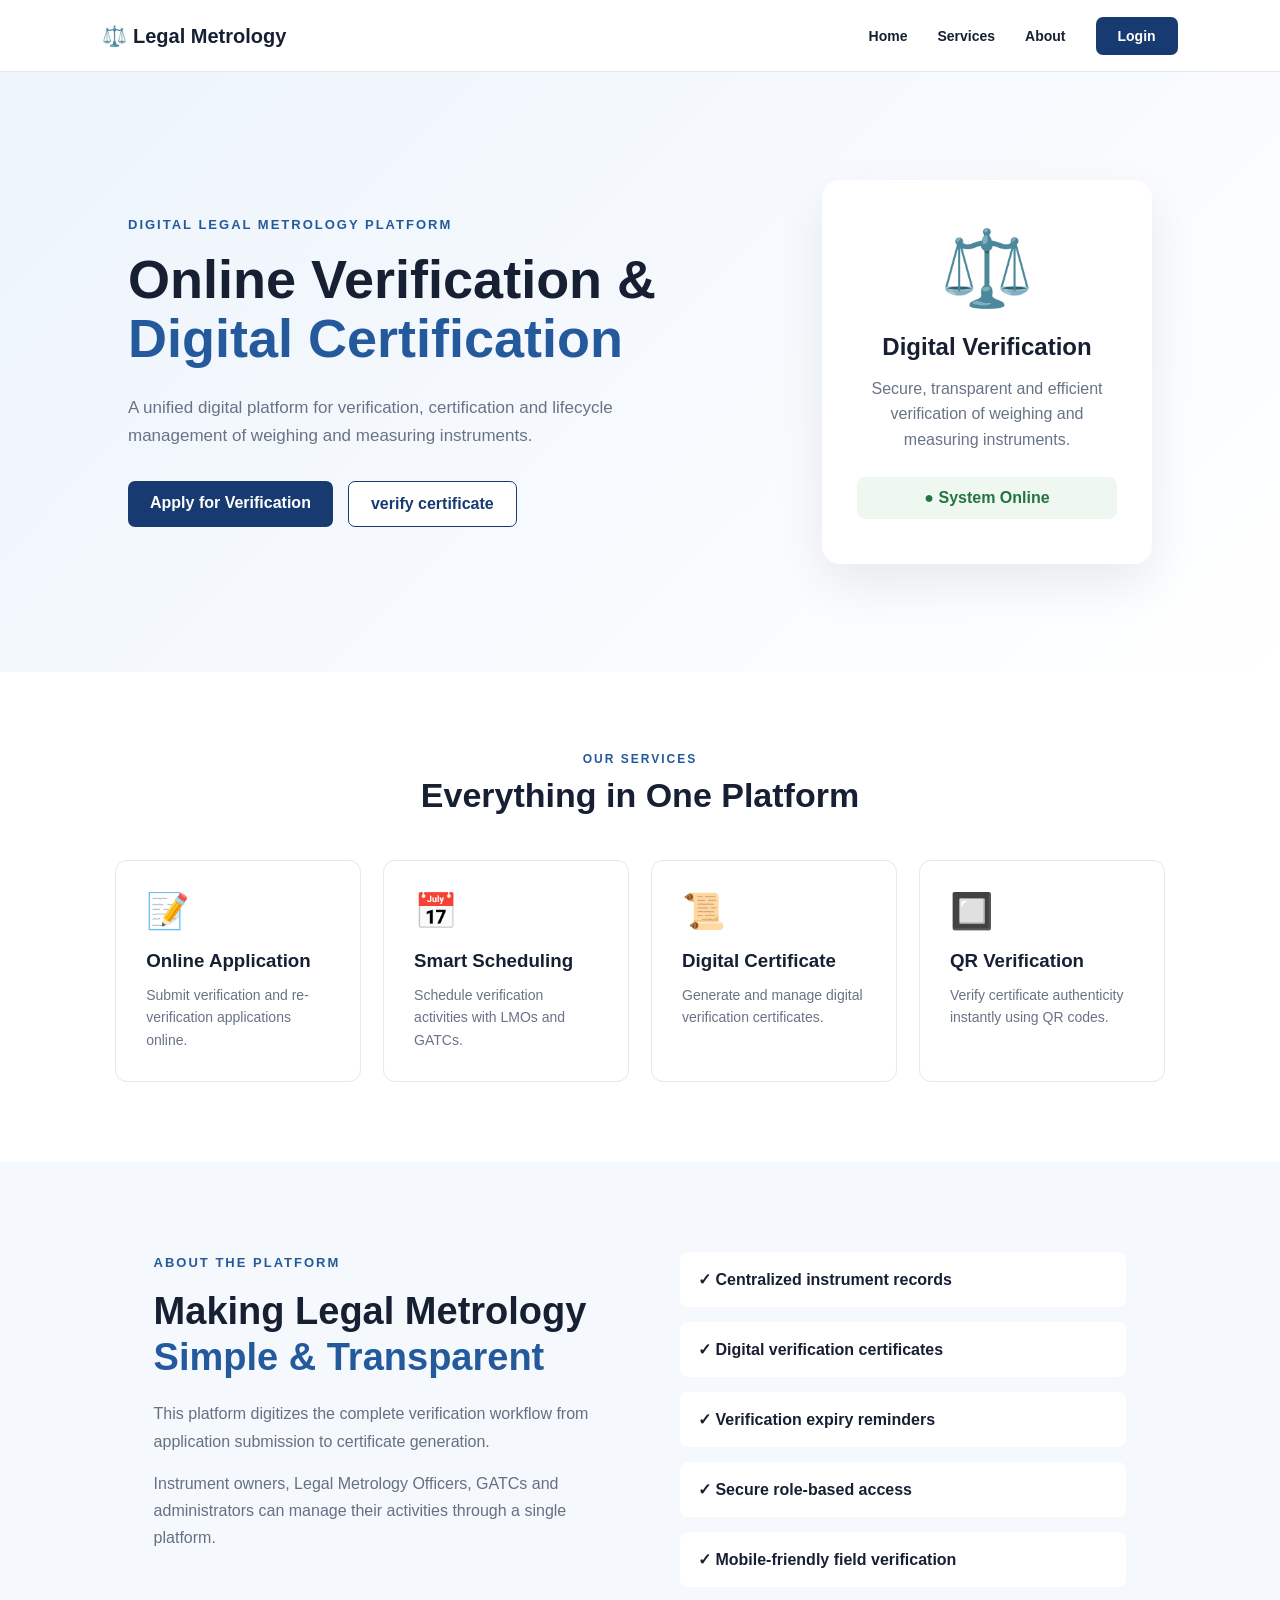
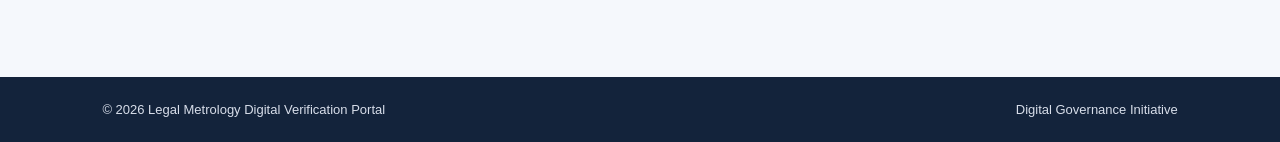
<file: index.html>
<!DOCTYPE html>
<html lang="en">
<head>
    <meta charset="UTF-8">
    <meta name="viewport" content="width=device-width, initial-scale=1.0">

    <title>Legal Metrology Digital Portal</title>

    <link rel="stylesheet" href="css/style.css">
</head>

<body>

    <header>
        <div class="logo">
            ⚖️ Legal Metrology
        </div>

        <nav>
            <a href="#">Home</a>
            <a href="#services">Services</a>
            <a href="#about">About</a>
            <a href="login.html" class="login">Login</a>
        </nav>
    </header>


    <section class="hero">

        <div class="hero-text">

            <p class="small-title">
                DIGITAL LEGAL METROLOGY PLATFORM
            </p>

            <h1>
                Online Verification &
                <span>Digital Certification</span>
            </h1>

            <p class="description">
                A unified digital platform for verification,
                certification and lifecycle management of
                weighing and measuring instruments.
            </p>

            <div class="buttons">

                <a href="login.html" class="primary-btn">
                    Apply for Verification
                </a>

                <a href="verify.html" class="secondary-btn">
                    verify certificate
                </a>

            </div>

        </div>


        <div class="scale-card">

            <div class="scale">
                ⚖️
            </div>

            <h2>
                Digital Verification
            </h2>

            <p>
                Secure, transparent and efficient verification
                of weighing and measuring instruments.
            </p>

            <div class="online">
                ● System Online
            </div>

        </div>

    </section>


    <section id="services" class="services">

        <div class="heading">

            <p>OUR SERVICES</p>

            <h2>
                Everything in One Platform
            </h2>

        </div>


        <div class="cards">

            <div class="card">

                <div class="icon">📝</div>

                <h3>
                    Online Application
                </h3>

                <p>
                    Submit verification and
                    re-verification applications online.
                </p>

            </div>


            <div class="card">

                <div class="icon">📅</div>

                <h3>
                    Smart Scheduling
                </h3>

                <p>
                    Schedule verification activities
                    with LMOs and GATCs.
                </p>

            </div>


            <div class="card">

                <div class="icon">📜</div>

                <h3>
                    Digital Certificate
                </h3>

                <p>
                    Generate and manage digital
                    verification certificates.
                </p>

            </div>


            <div class="card">

                <div class="icon">🔲</div>

                <h3>
                    QR Verification
                </h3>

                <p>
                    Verify certificate authenticity
                    instantly using QR codes.
                </p>

            </div>

        </div>

    </section>


    <section id="about" class="about">

        <div>

            <p class="small-title">
                ABOUT THE PLATFORM
            </p>

            <h2>
                Making Legal Metrology
                <span>Simple & Transparent</span>
            </h2>

            <p>
                This platform digitizes the complete verification
                workflow from application submission to
                certificate generation.
            </p>

            <p>
                Instrument owners, Legal Metrology Officers,
                GATCs and administrators can manage their
                activities through a single platform.
            </p>

        </div>


        <div class="features">

            <div>✓ Centralized instrument records</div>

            <div>✓ Digital verification certificates</div>

            <div>✓ Verification expiry reminders</div>

            <div>✓ Secure role-based access</div>

            <div>✓ Mobile-friendly field verification</div>

        </div>

    </section>


    <footer>

        <p>
            © 2026 Legal Metrology Digital Verification Portal
        </p>

        <p>
            Digital Governance Initiative
        </p>

    </footer>


    <script src="js/app.js"></script>

</body>
</html>
</file>
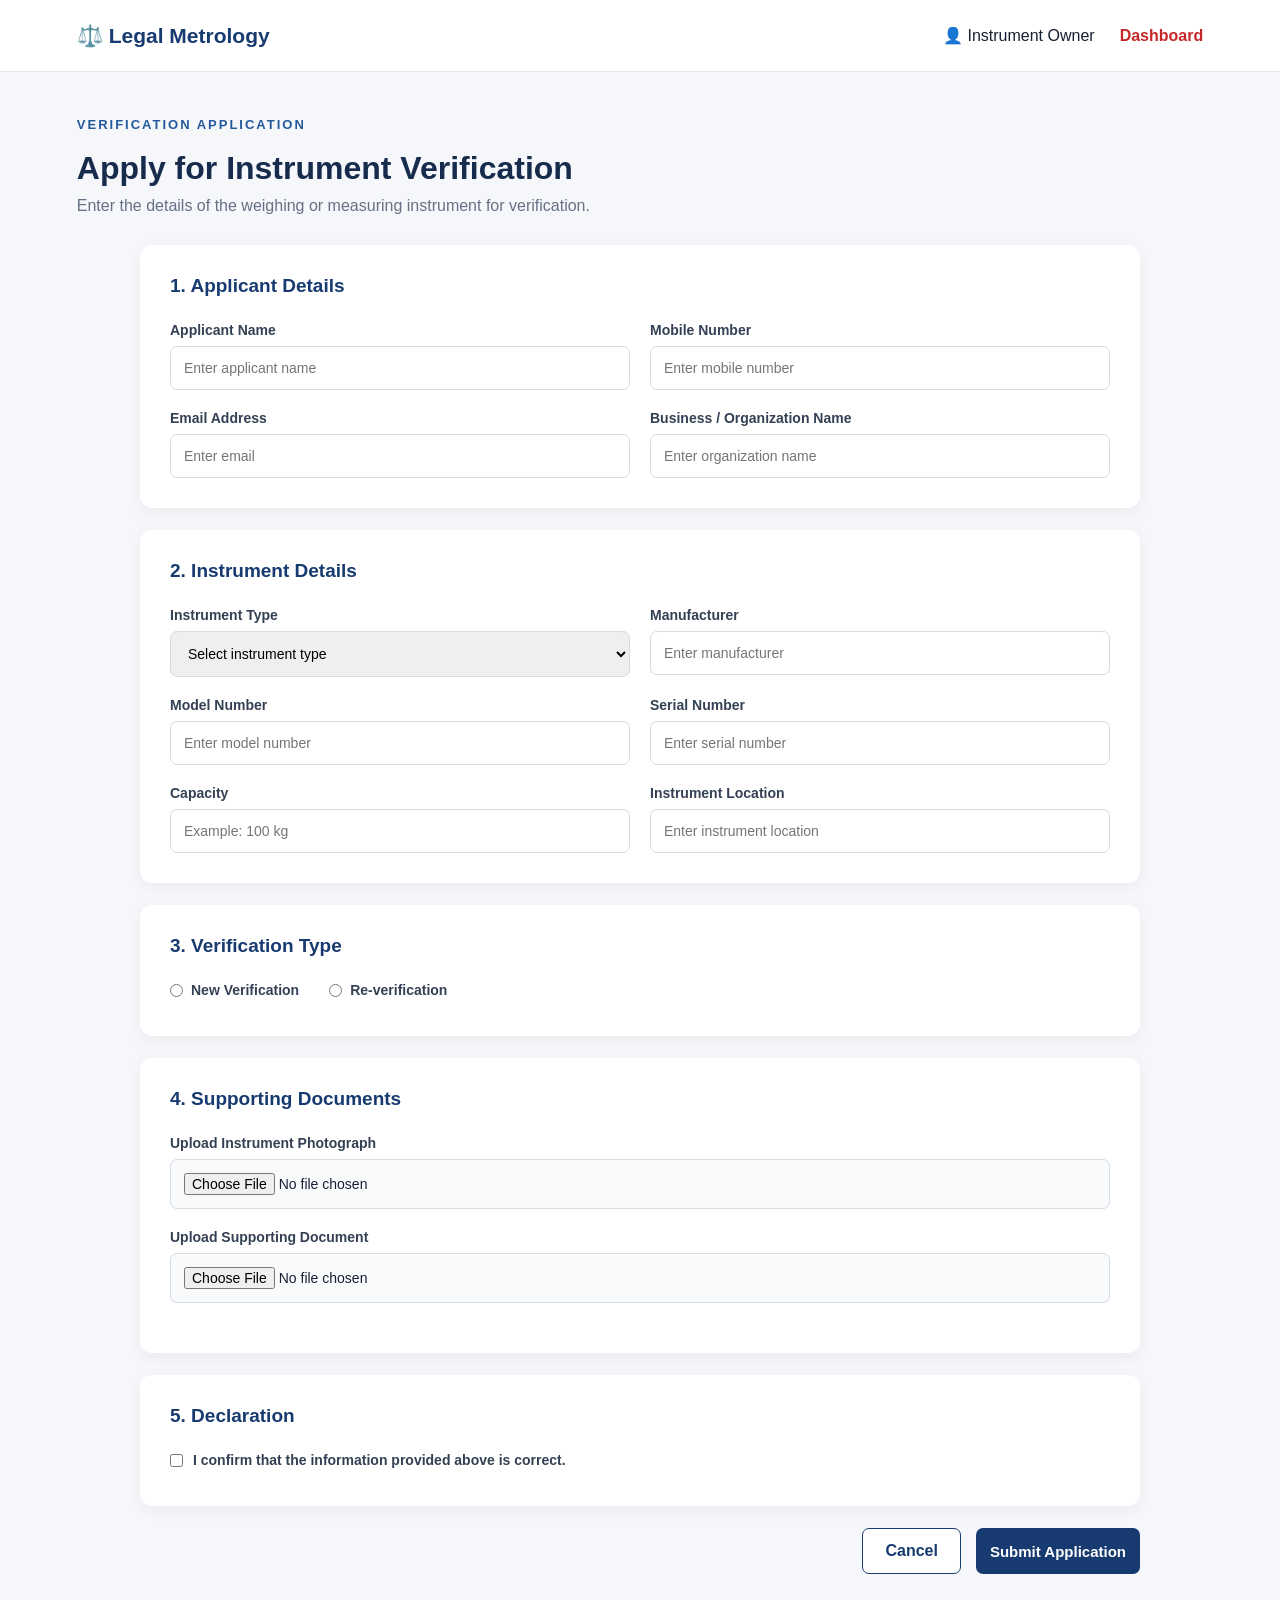
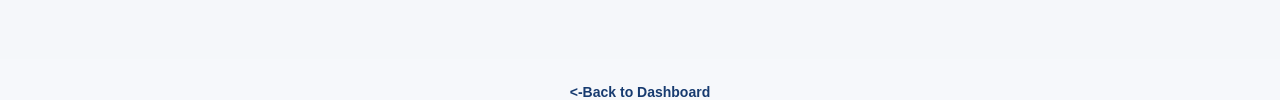
<file: application.html>
<!DOCTYPE html>
<html lang="en">

<head>

    <meta charset="UTF-8">

    <meta name="viewport"
          content="width=device-width, initial-scale=1.0">

    <title>Verification Application | Legal Metrology</title>

    <link rel="stylesheet" href="css/style.css">

</head>

<body>

    <!-- HEADER -->

    <header class="dashboard-header">

        <div class="dashboard-logo">
            ⚖️ Legal Metrology
        </div>

        <div class="user-menu">
            <span>👤 Instrument Owner</span>
            <a href="dashboard.html">Dashboard</a>
        </div>

    </header>


    <!-- MAIN -->

    <main class="application-page">

        <div class="application-heading">

            <p class="small-title">
                VERIFICATION APPLICATION
            </p>

            <h1>Apply for Instrument Verification</h1>

            <p>
                Enter the details of the weighing or measuring
                instrument for verification.
            </p>

        </div>


        <!-- APPLICATION FORM -->

        <form id="applicationForm"
              class="application-form">


            <!-- OWNER DETAILS -->

            <div class="form-section">

                <h2>1. Applicant Details</h2>

                <div class="form-grid">

                    <div>
                        <label>Applicant Name</label>

                        <input
                            type="text"
                            placeholder="Enter applicant name"
                            required
                        >
                    </div>


                    <div>
                        <label>Mobile Number</label>

                        <input
                            type="tel"
                            placeholder="Enter mobile number"
                            maxlength="10"
                            required
                        >
                    </div>


                    <div>
                        <label>Email Address</label>

                        <input
                            type="email"
                            placeholder="Enter email"
                            required
                        >
                    </div>


                    <div>
                        <label>Business / Organization Name</label>

                        <input
                            type="text"
                            placeholder="Enter organization name"
                        >
                    </div>

                </div>

            </div>


            <!-- INSTRUMENT DETAILS -->

            <div class="form-section">

                <h2>2. Instrument Details</h2>

                <div class="form-grid">

                    <div>

                        <label>Instrument Type</label>

                        <select required>

                            <option value="">
                                Select instrument type
                            </option>

                            <option>
                                Electronic Weighing Scale
                            </option>

                            <option>
                                Platform Weighing Scale
                            </option>

                            <option>
                                Weighbridge
                            </option>

                            <option>
                                Digital Measuring Instrument
                            </option>

                            <option>
                                Length Measuring Instrument
                            </option>

                            <option>
                                Other
                            </option>

                        </select>

                    </div>


                    <div>

                        <label>Manufacturer</label>

                        <input
                            type="text"
                            placeholder="Enter manufacturer"
                            required
                        >

                    </div>


                    <div>

                        <label>Model Number</label>

                        <input
                            type="text"
                            placeholder="Enter model number"
                            required
                        >

                    </div>


                    <div>

                        <label>Serial Number</label>

                        <input
                            type="text"
                            placeholder="Enter serial number"
                            required
                        >

                    </div>


                    <div>

                        <label>Capacity</label>

                        <input
                            type="text"
                            placeholder="Example: 100 kg"
                            required
                        >

                    </div>


                    <div>

                        <label>Instrument Location</label>

                        <input
                            type="text"
                            placeholder="Enter instrument location"
                            required
                        >

                    </div>

                </div>

            </div>


            <!-- APPLICATION TYPE -->

            <div class="form-section">

                <h2>3. Verification Type</h2>

                <div class="verification-options">

                    <label>
                        <input
                            type="radio"
                            name="verificationType"
                            value="new"
                            required
                        >
                        New Verification
                    </label>


                    <label>
                        <input
                            type="radio"
                            name="verificationType"
                            value="reverification"
                        >
                        Re-verification
                    </label>

                </div>

            </div>


            <!-- DOCUMENTS -->

            <div class="form-section">

                <h2>4. Supporting Documents</h2>

                <label>
                    Upload Instrument Photograph
                </label>

                <input
                    type="file"
                    accept="image/*"
                >


                <label>
                    Upload Supporting Document
                </label>

                <input
                    type="file"
                    accept=".pdf,.jpg,.jpeg,.png"
                >

            </div>


            <!-- DECLARATION -->

            <div class="form-section">

                <h2>5. Declaration</h2>

                <label class="declaration">

                    <input
                        type="checkbox"
                        required
                    >

                    I confirm that the information provided
                    above is correct.

                </label>

            </div>


            <!-- BUTTONS -->

            <div class="form-buttons">

                <a href="dashboard.html"
                   class="secondary-btn">
                    Cancel
                </a>

                <button
                    type="button"
                    class="auth-btn" onclick="window.location.href='verification.html'">
                    Submit Application
                </button>

            </div>

        </form>

    </main>


    <script src="js/app.js"></script>
    <a href="dashboard.html" class="back-home">
        <-Back to Dashboard
    </a>

</body>

</html>
</file>
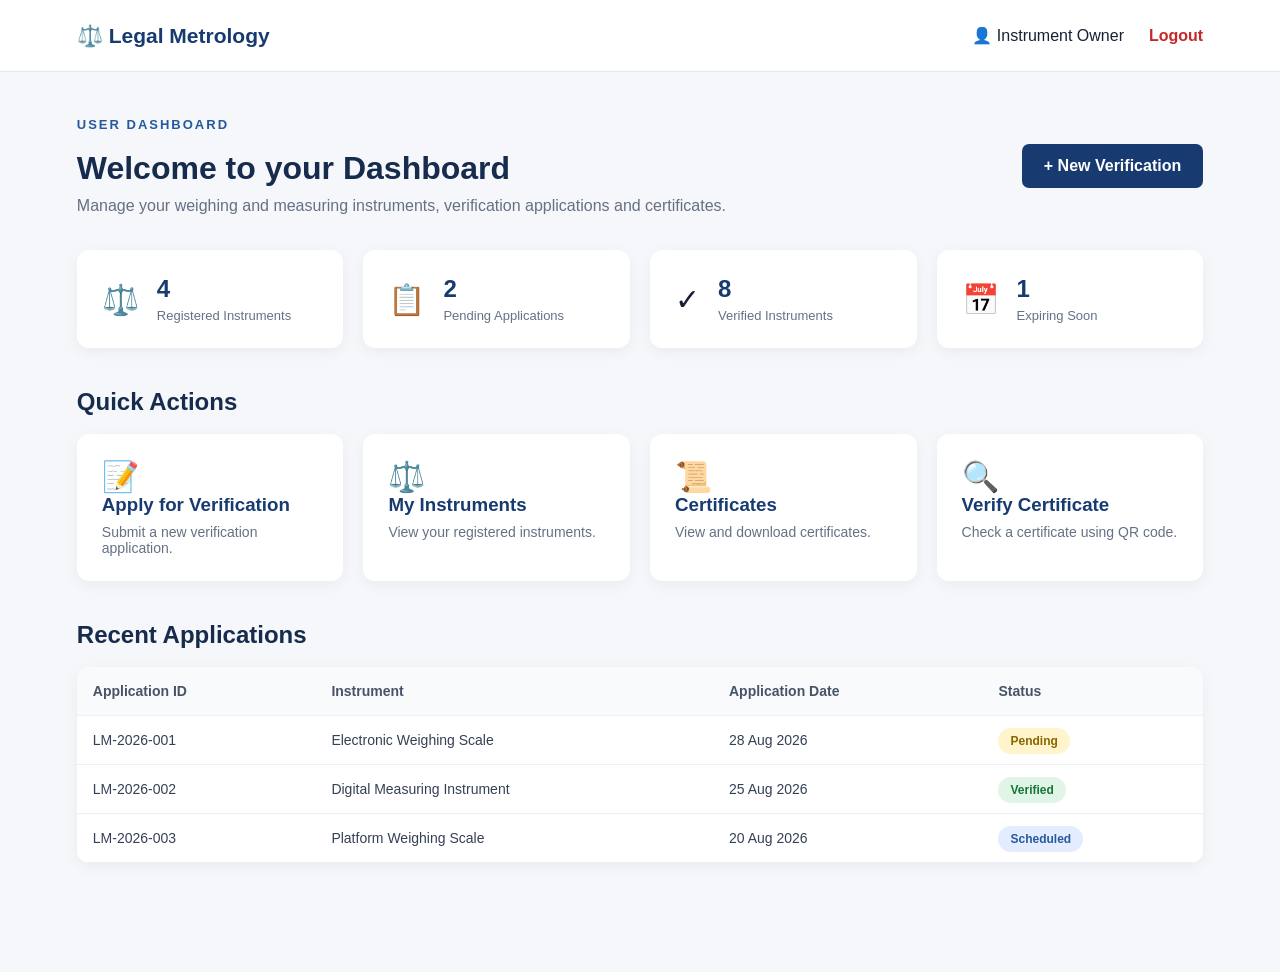
<file: dashboard.html>
<!DOCTYPE html>
<html lang="en">

<head>
    <meta charset="UTF-8">
    <meta name="viewport" content="width=device-width, initial-scale=1.0">

    <title>Dashboard | Legal Metrology</title>

    <link rel="stylesheet" href="css/style.css">
</head>

<body>

    <!-- HEADER -->
    <header class="dashboard-header">

        <div class="dashboard-logo">
            ⚖️ Legal Metrology
        </div>

        <div class="user-menu">
            <span>👤 Instrument Owner</span>
            <a href="index.html">Logout</a>
        </div>

    </header>


    <!-- DASHBOARD -->
    <main class="dashboard">

        <div class="dashboard-title">

            <div>
                <p class="small-title">USER DASHBOARD</p>

                <h1>Welcome to your Dashboard</h1>

                <p>
                    Manage your weighing and measuring instruments,
                    verification applications and certificates.
                </p>
            </div>

            <a href="application.html" class="primary-btn">
                + New Verification
            </a>

        </div>


        <!-- STATISTICS -->

        <section class="stats">

            <div class="stat-card">
                <div class="stat-icon">⚖️</div>

                <div>
                    <h2>4</h2>
                    <p>Registered Instruments</p>
                </div>
            </div>


            <div class="stat-card">
                <div class="stat-icon">📋</div>

                <div>
                    <h2>2</h2>
                    <p>Pending Applications</p>
                </div>
            </div>


            <div class="stat-card">
                <div class="stat-icon">✓</div>

                <div>
                    <h2>8</h2>
                    <p>Verified Instruments</p>
                </div>
            </div>


            <div class="stat-card">
                <div class="stat-icon">📅</div>

                <div>
                    <h2>1</h2>
                    <p>Expiring Soon</p>
                </div>
            </div>

        </section>


        <!-- QUICK ACTIONS -->

        <section class="dashboard-section">

            <h2>Quick Actions</h2>

            <div class="quick-actions">

                <a href="application.html" class="action-card">
                    <span>📝</span>
                    <h3>Apply for Verification</h3>
                    <p>Submit a new verification application.</p>
                </a>


                <a href="instruments.html" class="action-card">
                    <span>⚖️</span>
                    <h3>My Instruments</h3>
                    <p>View your registered instruments.</p>
                </a>


                <a href="certificate.html" class="action-card">
                    <span>📜</span>
                    <h3>Certificates</h3>
                    <p>View and download certificates.</p>
                </a>


                <a href="verify.html" class="action-card">
                    <span>🔍</span>
                    <h3>Verify Certificate</h3>
                    <p>Check a certificate using QR code.</p>
                </a>

            </div>

        </section>


        <!-- APPLICATION STATUS -->

        <section class="dashboard-section">

            <h2>Recent Applications</h2>

            <div class="table-container">

                <table>

                    <thead>

                        <tr>
                            <th>Application ID</th>
                            <th>Instrument</th>
                            <th>Application Date</th>
                            <th>Status</th>
                        </tr>

                    </thead>


                    <tbody>

                        <tr>
                            <td>LM-2026-001</td>
                            <td>Electronic Weighing Scale</td>
                            <td>28 Aug 2026</td>
                            <td>
                                <span class="status pending">
                                    Pending
                                </span>
                            </td>
                        </tr>


                        <tr>
                            <td>LM-2026-002</td>
                            <td>Digital Measuring Instrument</td>
                            <td>25 Aug 2026</td>
                            <td>
                                <span class="status verified">
                                    Verified
                                </span>
                            </td>
                        </tr>


                        <tr>
                            <td>LM-2026-003</td>
                            <td>Platform Weighing Scale</td>
                            <td>20 Aug 2026</td>
                            <td>
                                <span class="status scheduled">
                                    Scheduled
                                </span>
                            </td>
                        </tr>

                    </tbody>

                </table>

            </div>

        </section>

    </main>

</body>

</html>
</file>
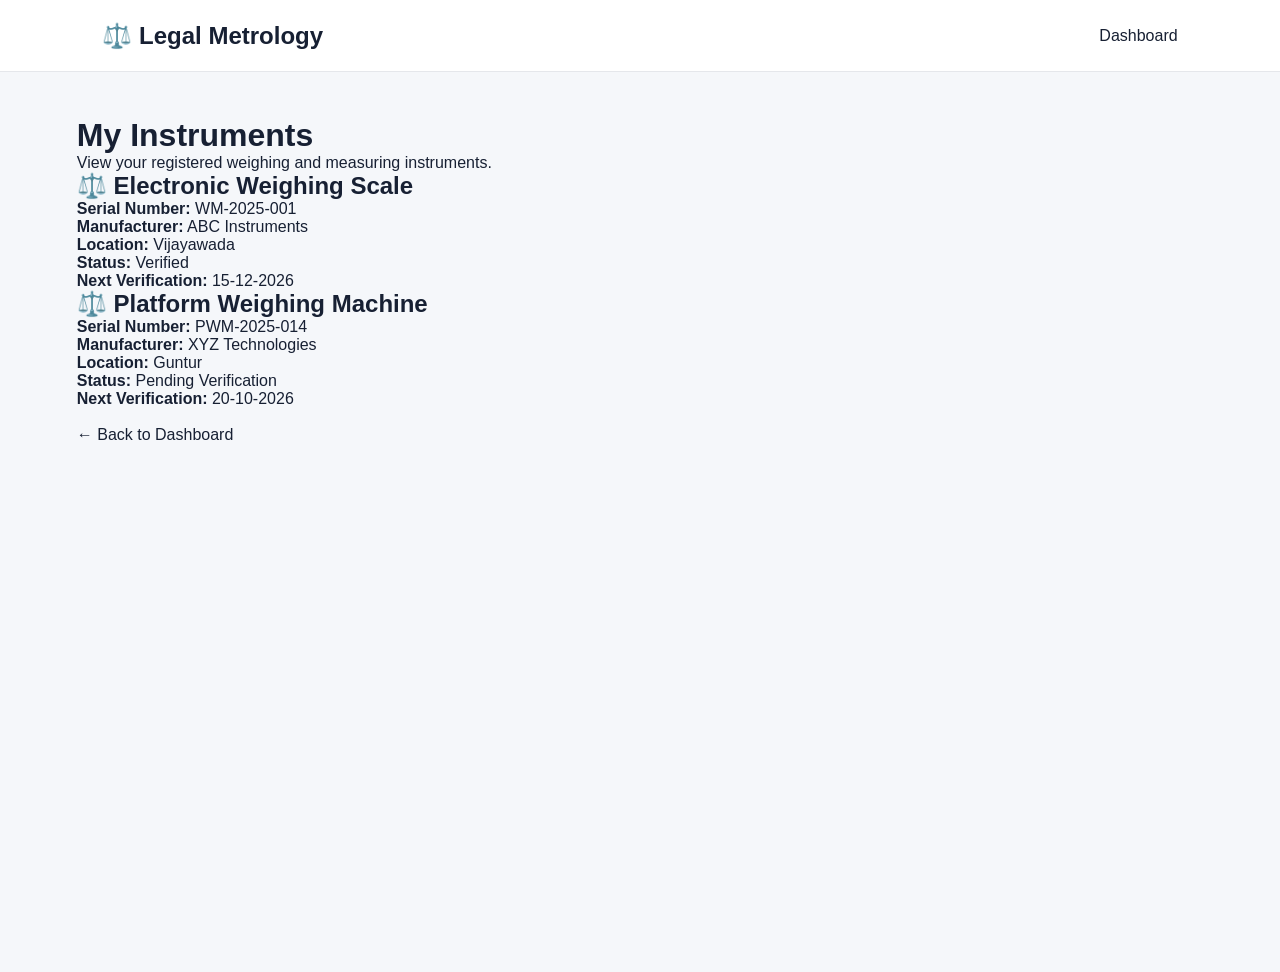
<file: instruments.html>
<!DOCTYPE html>
<html lang="en">

<head>
    <meta charset="UTF-8">
    <meta name="viewport" content="width=device-width, initial-scale=1.0">

    <title>My Instruments | Legal Metrology</title>

    <link rel="stylesheet" href="css/style.css">
</head>

<body>

    <header class="topbar">
        <h2>⚖️ Legal Metrology</h2>

        <a href="dashboard.html">
            Dashboard
        </a>
    </header>


    <main class="application-page">

        <h1>My Instruments</h1>

        <p>
            View your registered weighing and measuring instruments.
        </p>


        <div class="instrument-card">

            <h2>⚖️ Electronic Weighing Scale</h2>

            <p><strong>Serial Number:</strong> WM-2025-001</p>

            <p><strong>Manufacturer:</strong> ABC Instruments</p>

            <p><strong>Location:</strong> Vijayawada</p>

            <p><strong>Status:</strong> Verified</p>

            <p><strong>Next Verification:</strong> 15-12-2026</p>

        </div>


        <div class="instrument-card">

            <h2>⚖️ Platform Weighing Machine</h2>

            <p><strong>Serial Number:</strong> PWM-2025-014</p>

            <p><strong>Manufacturer:</strong> XYZ Technologies</p>

            <p><strong>Location:</strong> Guntur</p>

            <p><strong>Status:</strong> Pending Verification</p>

            <p><strong>Next Verification:</strong> 20-10-2026</p>

        </div>


        <br>

        <a href="dashboard.html">
            ← Back to Dashboard
        </a>

    </main>

</body>

</html>
</file>
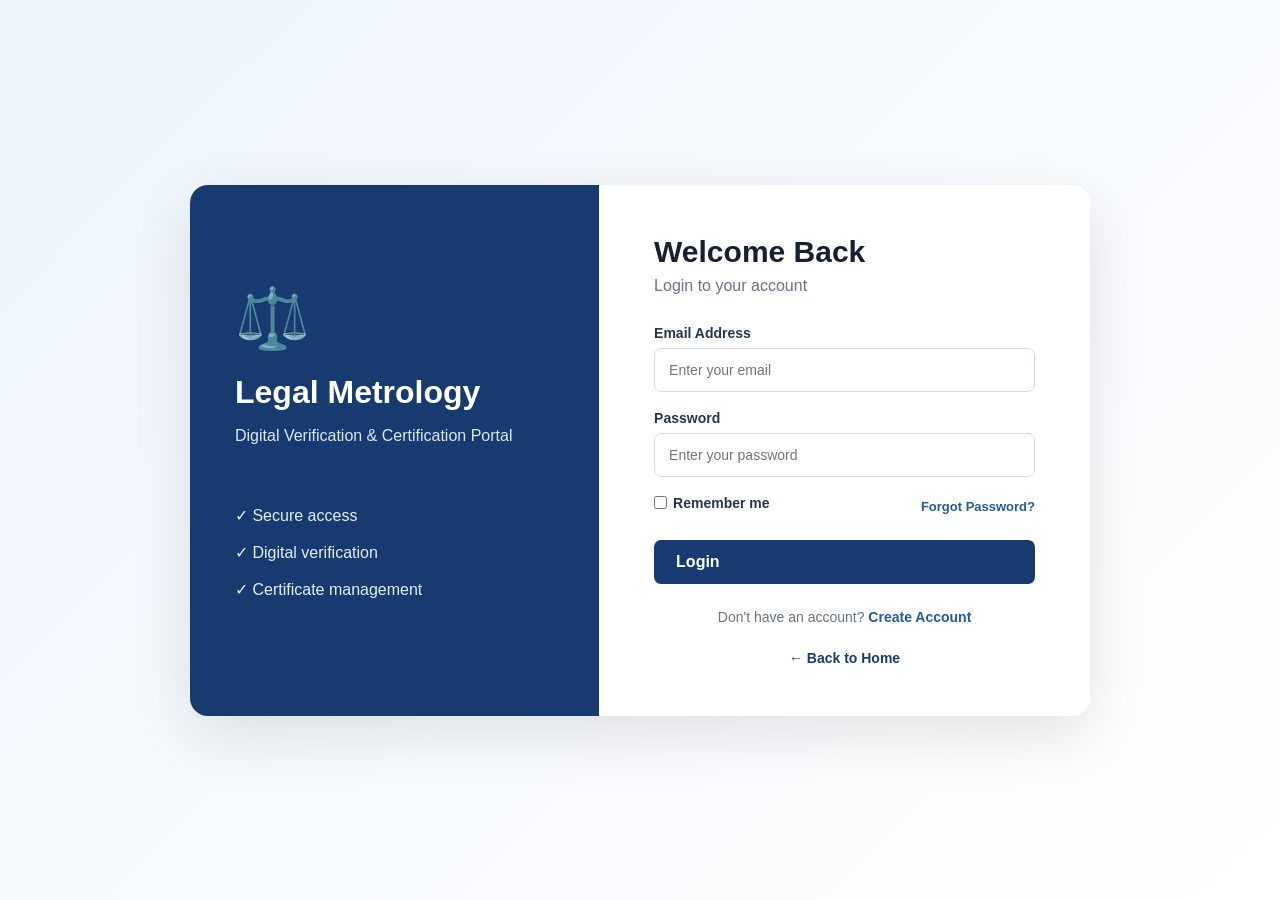
<file: login.html>
<!DOCTYPE html>
<html lang="en">

<head>
    <meta charset="UTF-8">
    <meta name="viewport" content="width=device-width, initial-scale=1.0">

    <title>Login | Legal Metrology</title>

    <link rel="stylesheet" href="css/style.css">
</head>

<body class="auth-page">

    <div class="auth-container">

        <div class="auth-brand">

            <div class="auth-logo">⚖️</div>

            <h1>Legal Metrology</h1>

            <p>
                Digital Verification & Certification Portal
            </p>

            <div class="auth-info">
                <p>✓ Secure access</p>
                <p>✓ Digital verification</p>
                <p>✓ Certificate management</p>
            </div>

        </div>


        <div class="auth-form">

            <h2>Welcome Back</h2>

            <p class="form-subtitle">
                Login to your account
            </p>


            <form id="loginForm">

                <label for="email">
                    Email Address
                </label>

                <input
                    type="email"
                    id="email"
                    placeholder="Enter your email"
                    required
                >


                <label for="password">
                    Password
                </label>

                <input
                    type="password"
                    id="password"
                    placeholder="Enter your password"
                    required
                >


                <div class="form-options">

                    <label class="remember">
                        <input type="checkbox">
                        Remember me
                    </label>

                    <a href="#">
                        Forgot Password?
                    </a>

                </div>


                <a href="register.html" class="primary-btn">
                    Login
                </a>

            </form>


            <p class="switch-form">
                Don't have an account?
                <a href="register.html">Create Account</a>
            </p>


            <a href="index.html" class="back-home">
                ← Back to Home
            </a>

        </div>

    </div>


    <script src="js/app.js"></script>

</body>
</html>
</file>
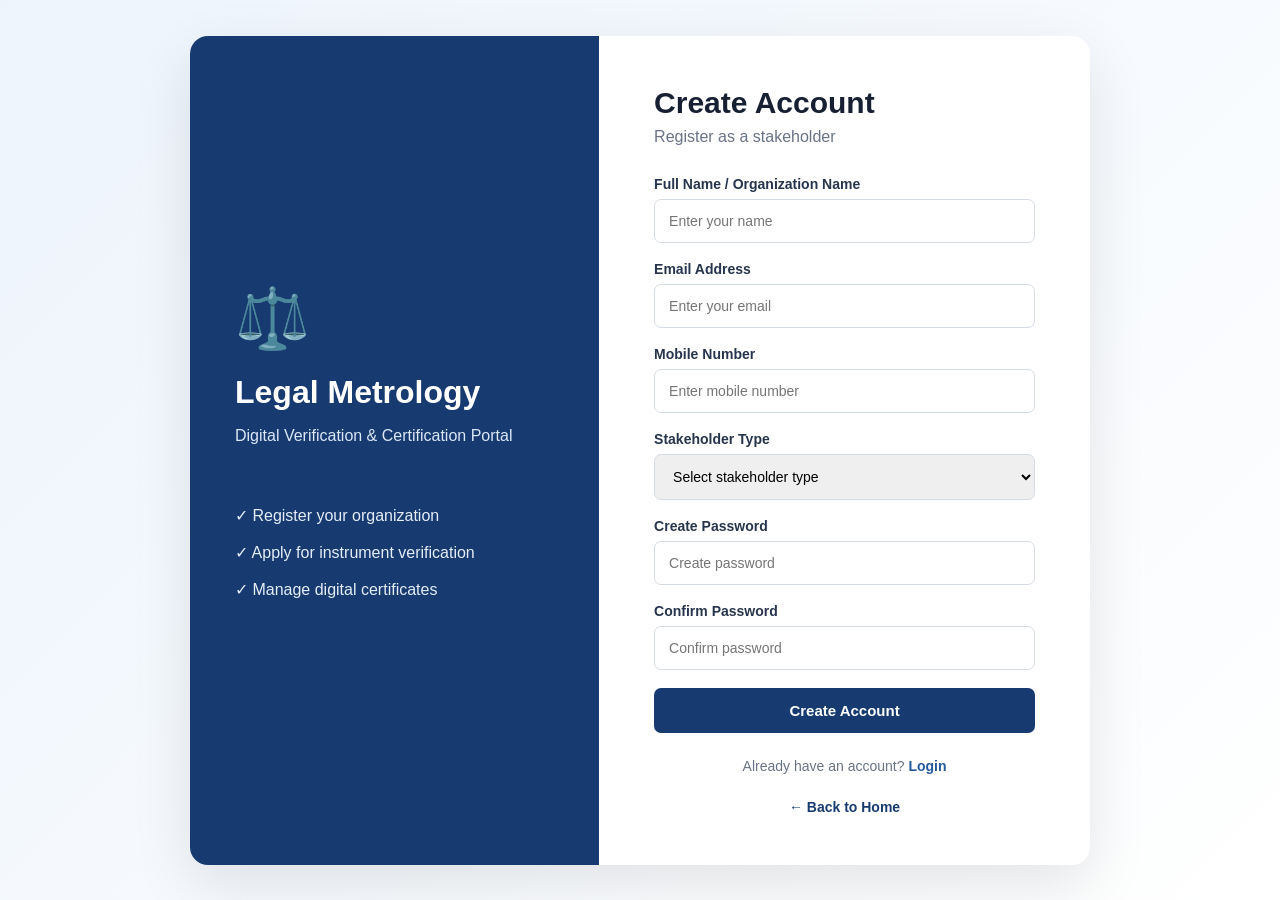
<file: register.html>
<!DOCTYPE html>
<html lang="en">

<head>

    <meta charset="UTF-8">

    <meta name="viewport"
          content="width=device-width, initial-scale=1.0">

    <title>Register | Legal Metrology</title>

    <link rel="stylesheet" href="css/style.css">

</head>


<body class="auth-page">

    <div class="auth-container">

        <div class="auth-brand">

            <div class="auth-logo">⚖️</div>

            <h1>Legal Metrology</h1>

            <p>
                Digital Verification & Certification Portal
            </p>

            <div class="auth-info">

                <p>✓ Register your organization</p>

                <p>✓ Apply for instrument verification</p>

                <p>✓ Manage digital certificates</p>

            </div>

        </div>


        <div class="auth-form">

            <h2>Create Account</h2>

            <p class="form-subtitle">
                Register as a stakeholder
            </p>


            <form id="registerForm" onsubmit="return false;">

                <label for="name">
                    Full Name / Organization Name
                </label>

                <input
                    type="text"
                    id="name"
                    placeholder="Enter your name"
                    required
                >


                <label for="email">
                    Email Address
                </label>

                <input
                    type="email"
                    id="email"
                    placeholder="Enter your email"
                    required
                >


                <label for="phone">
                    Mobile Number
                </label>

                <input
                    type="tel"
                    id="phone"
                    placeholder="Enter mobile number"
                    maxlength="10"
                    required
                >


                <label for="role">
                    Stakeholder Type
                </label>

                <select id="role" required>

                    <option value="">
                        Select stakeholder type
                    </option>

                    <option value="owner">
                        Instrument Owner / User
                    </option>

                    <option value="lmo">
                        Legal Metrology Officer
                    </option>

                    <option value="gatc">
                        Government Approved Test Centre
                    </option>

                </select>


                <label for="password">
                    Create Password
                </label>

                <input
                    type="password"
                    id="password"
                    placeholder="Create password"
                    required
                >


                <label for="confirmPassword">
                    Confirm Password
                </label>

                <input
                    type="password"
                    id="confirmPassword"
                    placeholder="Confirm password"
                    required
                >


                <button type="button" class="auth-btn"
                onclick="window.location.href='dashboard.html'">
                    Create Account
                </button>

            </form>


            <p class="switch-form">

                Already have an account?

                <a href="login.html">
                    Login
                </a>

            </p>


            <a href="index.html" class="back-home">
                ← Back to Home
            </a>

        </div>

    </div>


    <script src="js/app.js"></script>

</body>

</html>
</file>
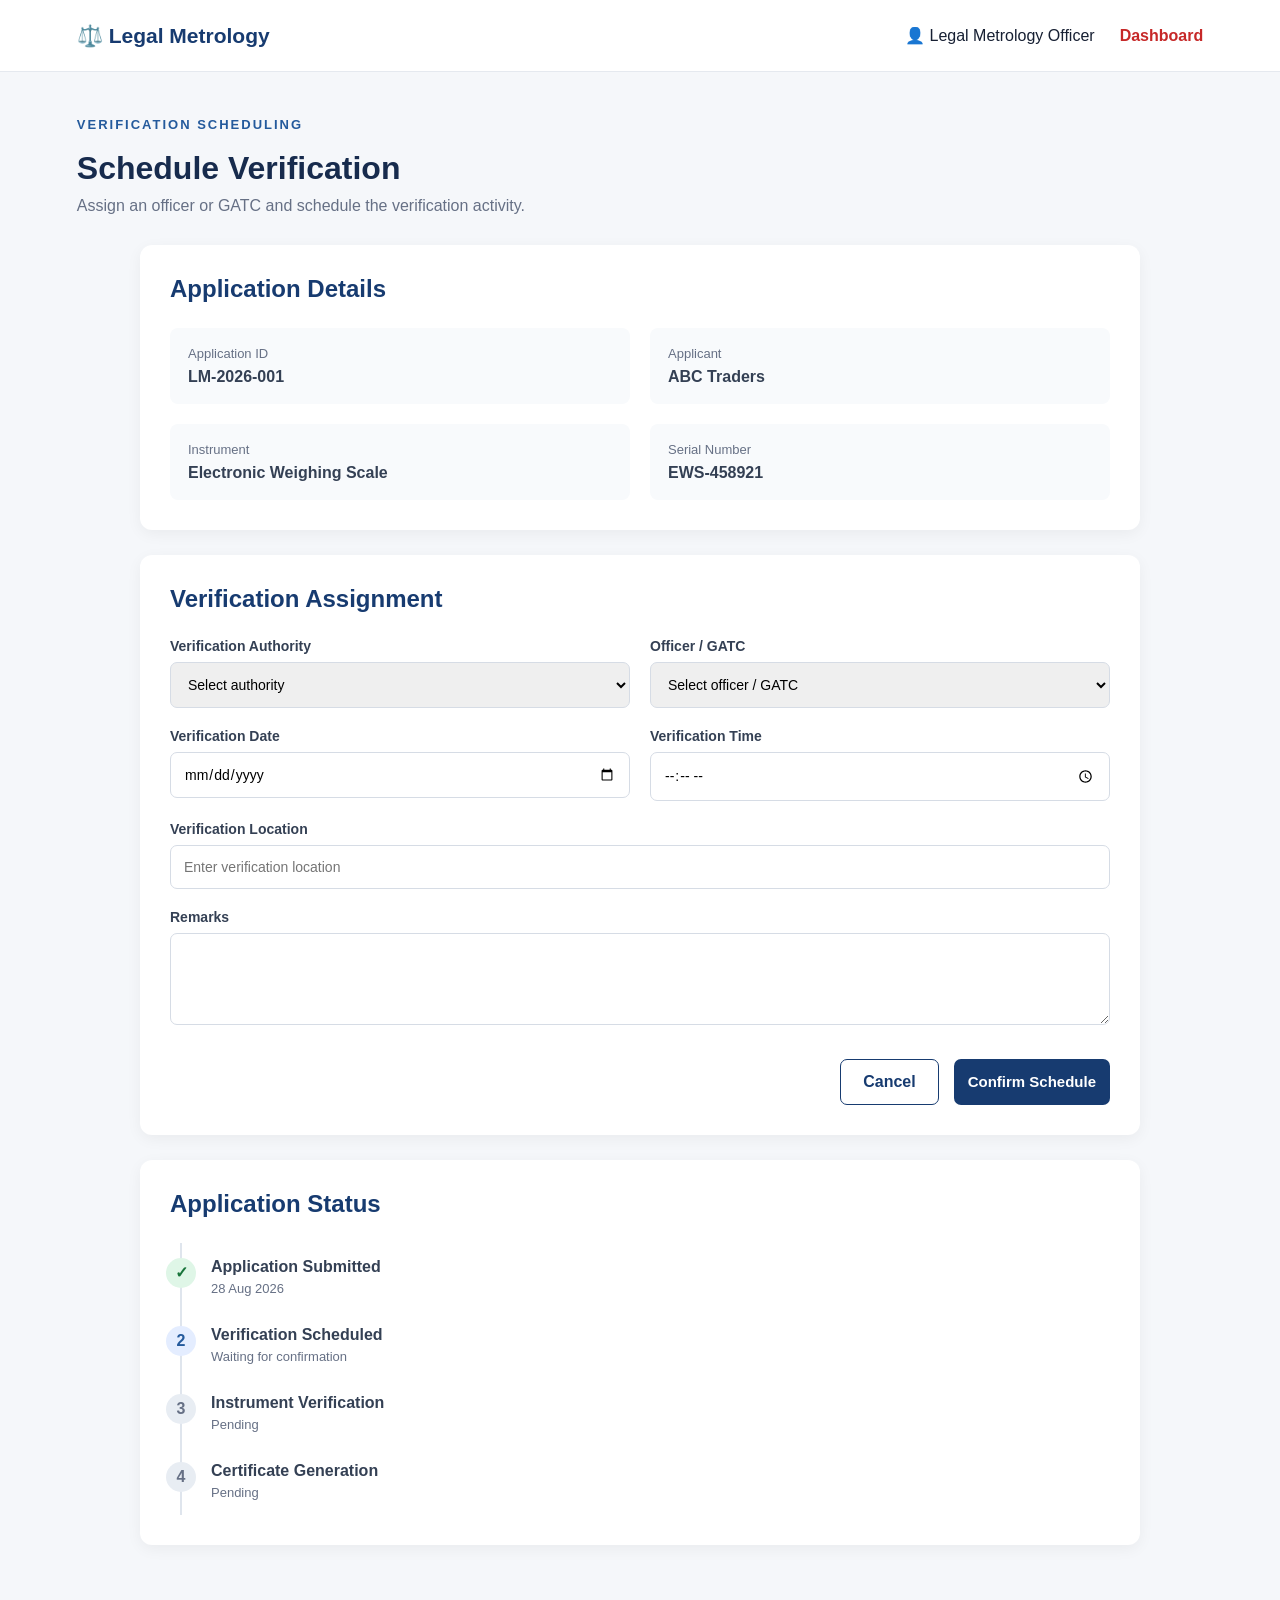
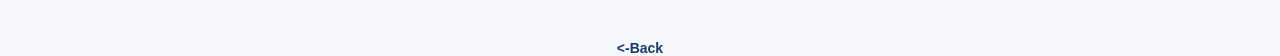
<file: schedule.html>
<!DOCTYPE html>
<html lang="en">

<head>

    <meta charset="UTF-8">

    <meta name="viewport"
          content="width=device-width, initial-scale=1.0">

    <title>Verification Scheduling | Legal Metrology</title>

    <link rel="stylesheet" href="css/style.css">

</head>

<body>

    <!-- HEADER -->

    <header class="dashboard-header">

        <div class="dashboard-logo">
            ⚖️ Legal Metrology
        </div>

        <div class="user-menu">

            <span>👤 Legal Metrology Officer</span>

            <a href="dashboard.html">
                Dashboard
            </a>

        </div>

    </header>


    <!-- MAIN -->

    <main class="schedule-page">

        <div class="schedule-heading">

            <p class="small-title">
                VERIFICATION SCHEDULING
            </p>

            <h1>Schedule Verification</h1>

            <p>
                Assign an officer or GATC and schedule
                the verification activity.
            </p>

        </div>


        <!-- APPLICATION DETAILS -->

        <section class="schedule-card">

            <h2>Application Details</h2>

            <div class="details-grid">

                <div>
                    <span>Application ID</span>
                    <strong>LM-2026-001</strong>
                </div>

                <div>
                    <span>Applicant</span>
                    <strong>ABC Traders</strong>
                </div>

                <div>
                    <span>Instrument</span>
                    <strong>Electronic Weighing Scale</strong>
                </div>

                <div>
                    <span>Serial Number</span>
                    <strong>EWS-458921</strong>
                </div>

            </div>

        </section>


        <!-- SCHEDULING FORM -->

        <form id="scheduleForm"
              class="schedule-card">

            <h2>Verification Assignment</h2>


            <div class="schedule-grid">

                <div>

                    <label for="verificationMode">
                        Verification Authority
                    </label>

                    <select id="verificationMode" required>

                        <option value="">
                            Select authority
                        </option>

                        <option value="lmo">
                            Legal Metrology Officer
                        </option>

                        <option value="gatc">
                            Government Approved Test Centre
                        </option>

                    </select>

                </div>


                <div>

                    <label for="officer">
                        Officer / GATC
                    </label>

                    <select id="officer" required>

                        <option value="">
                            Select officer / GATC
                        </option>

                        <option>
                            LMO - Ravi Kumar
                        </option>

                        <option>
                            LMO - Suresh Kumar
                        </option>

                        <option>
                            GATC - Hyderabad Test Centre
                        </option>

                        <option>
                            GATC - Vijayawada Test Centre
                        </option>

                    </select>

                </div>


                <div>

                    <label for="date">
                        Verification Date
                    </label>

                    <input
                        type="date"
                        id="date"
                        required
                    >

                </div>


                <div>

                    <label for="time">
                        Verification Time
                    </label>

                    <input
                        type="time"
                        id="time"
                        required
                    >

                </div>


                <div class="full-width">

                    <label for="location">
                        Verification Location
                    </label>

                    <input
                        type="text"
                        id="location"
                        placeholder="Enter verification location"
                        required
                    >

                </div>


                <div class="full-width">

                    <label for="remarks">
                        Remarks
                    </label>

                    <textarea
                        id="remarks"
                        rows="4"
                        placeholder="Enter additional remarks">
                    </textarea>

                </div>

            </div>


            <!-- BUTTONS -->

            <div class="schedule-buttons">

                <a href="dashboard.html"
                   class="secondary-btn">
                    Cancel
                </a>

                <button
                    type="submit"
                    class="auth-btn" onclick="window.location.href='certificate.html'">
                    Confirm Schedule
                </button>

            </div>

        </form>


        <!-- STATUS -->

        <section class="schedule-card">

            <h2>Application Status</h2>

            <div class="timeline">

                <div class="timeline-item completed">
                    <span>✓</span>
                    <div>
                        <strong>Application Submitted</strong>
                        <p>28 Aug 2026</p>
                    </div>
                </div>


                <div class="timeline-item active">
                    <span>2</span>
                    <div>
                        <strong>Verification Scheduled</strong>
                        <p>Waiting for confirmation</p>
                    </div>
                </div>


                <div class="timeline-item">
                    <span>3</span>
                    <div>
                        <strong>Instrument Verification</strong>
                        <p>Pending</p>
                    </div>
                </div>


                <div class="timeline-item">
                    <span>4</span>
                    <div>
                        <strong>Certificate Generation</strong>
                        <p>Pending</p>
                    </div>
                </div>

            </div>

        </section>

    </main>


    <script src="js/app.js"></script>
    <a href="verification.html" class="back-home">
        <-Back
    </a>

</body>

</html>
</file>
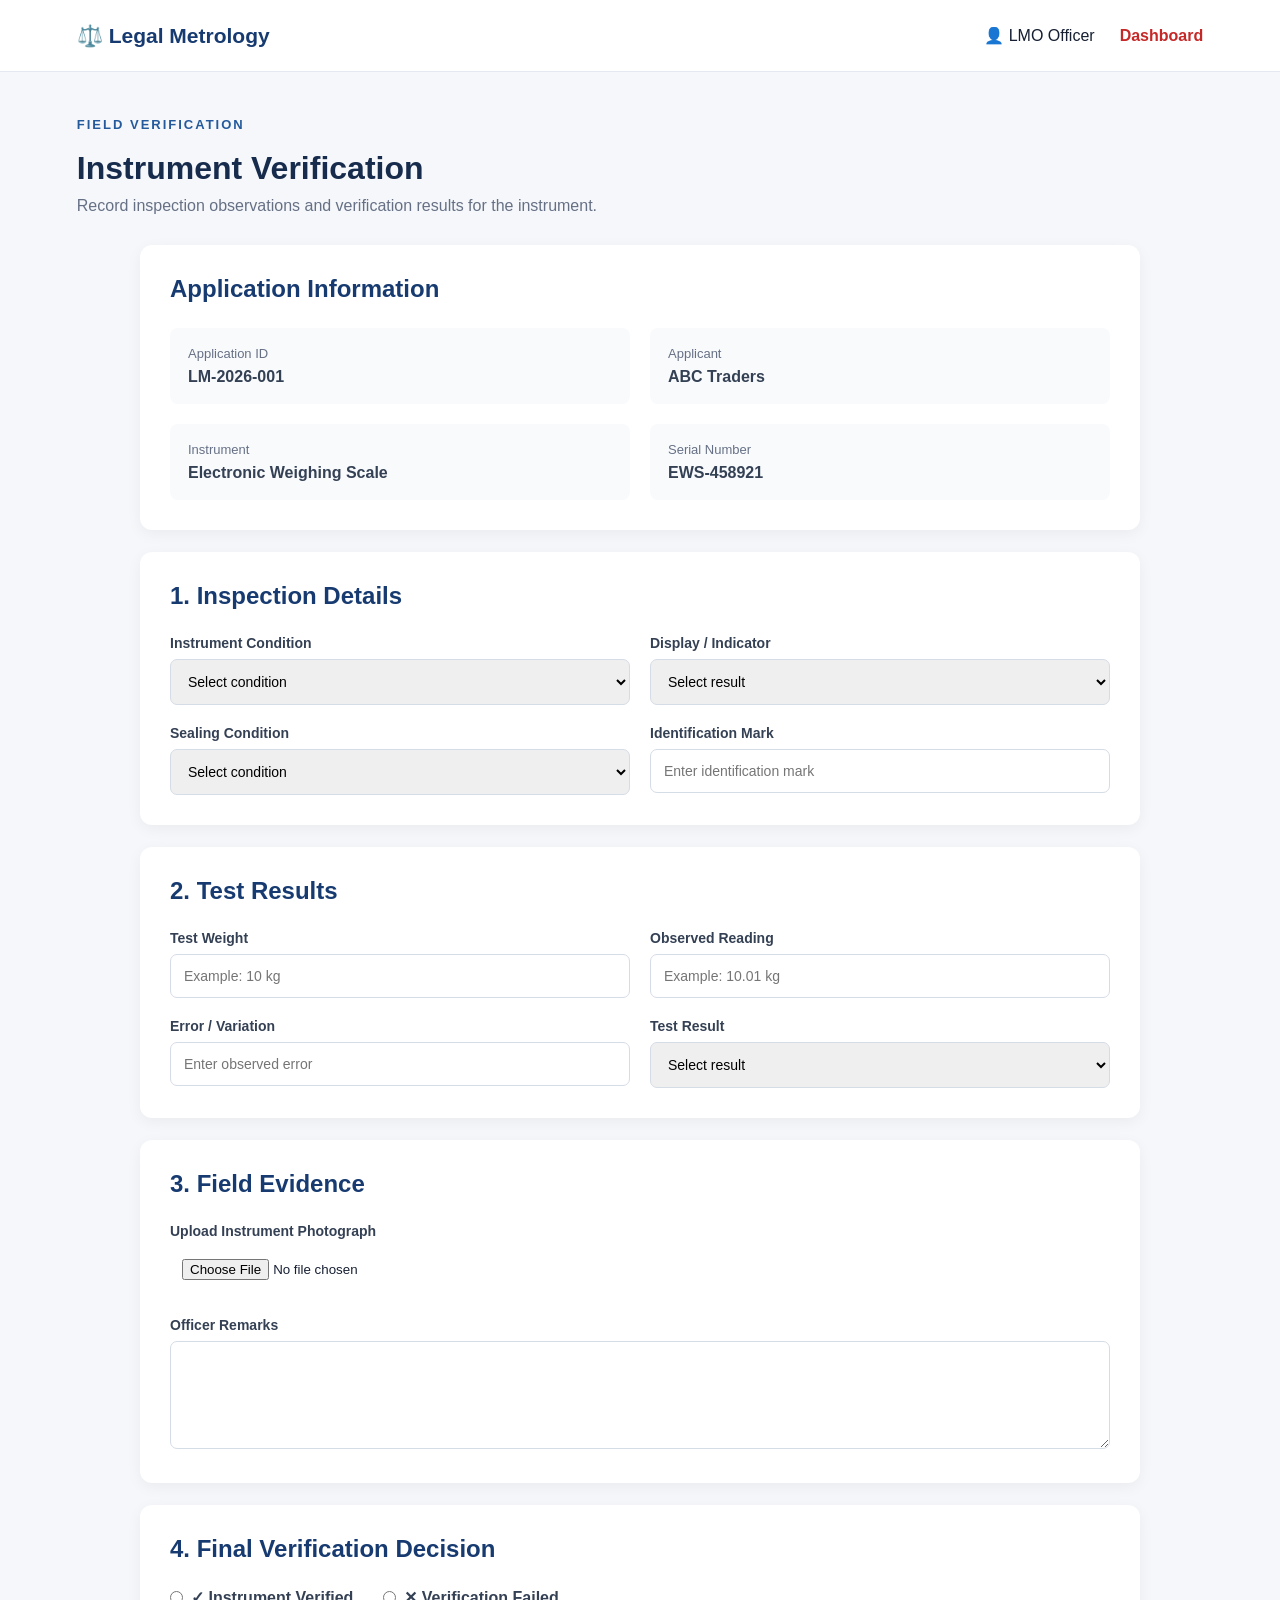
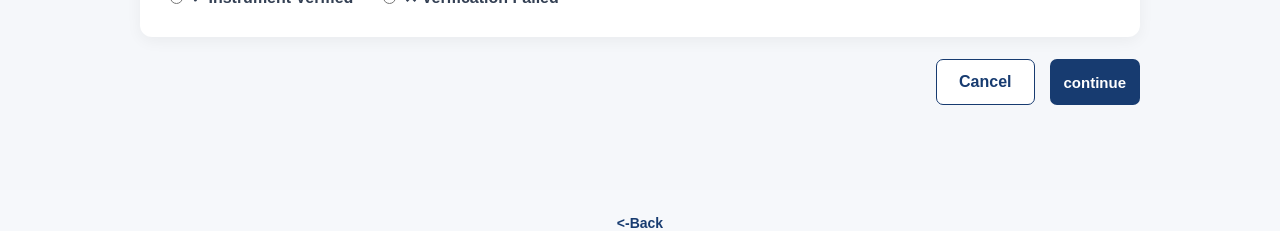
<file: verification.html>
<!DOCTYPE html>
<html lang="en">

<head>
    <meta charset="UTF-8">
    <meta name="viewport" content="width=device-width, initial-scale=1.0">

    <title>Field Verification | Legal Metrology</title>

    <link rel="stylesheet" href="css/style.css">
</head>

<body>

<header class="dashboard-header">

    <div class="dashboard-logo">
        ⚖️ Legal Metrology
    </div>

    <div class="user-menu">
        <span>👤 LMO Officer</span>
        <a href="dashboard.html">Dashboard</a>
    </div>

</header>


<main class="verification-page">

    <div class="verification-heading">

        <p class="small-title">FIELD VERIFICATION</p>

        <h1>Instrument Verification</h1>

        <p>
            Record inspection observations and verification
            results for the instrument.
        </p>

    </div>


    <!-- APPLICATION INFORMATION -->

    <section class="verification-card">

        <h2>Application Information</h2>

        <div class="verification-details">

            <div>
                <span>Application ID</span>
                <strong>LM-2026-001</strong>
            </div>

            <div>
                <span>Applicant</span>
                <strong>ABC Traders</strong>
            </div>

            <div>
                <span>Instrument</span>
                <strong>Electronic Weighing Scale</strong>
            </div>

            <div>
                <span>Serial Number</span>
                <strong>EWS-458921</strong>
            </div>

        </div>

    </section>


    <!-- VERIFICATION FORM -->

    <form id="verificationForm">


        <!-- INSPECTION -->

        <section class="verification-card">

            <h2>1. Inspection Details</h2>

            <div class="verification-grid">

                <div>

                    <label>Instrument Condition</label>

                    <select required>

                        <option value="">
                            Select condition
                        </option>

                        <option>Good</option>
                        <option>Needs Attention</option>
                        <option>Damaged</option>

                    </select>

                </div>


                <div>

                    <label>Display / Indicator</label>

                    <select required>

                        <option value="">
                            Select result
                        </option>

                        <option>Working Properly</option>
                        <option>Not Working</option>

                    </select>

                </div>


                <div>

                    <label>Sealing Condition</label>

                    <select required>

                        <option value="">
                            Select condition
                        </option>

                        <option>Intact</option>
                        <option>Damaged</option>
                        <option>Missing</option>

                    </select>

                </div>


                <div>

                    <label>Identification Mark</label>

                    <input
                        type="text"
                        placeholder="Enter identification mark"
                        required
                    >

                </div>

            </div>

        </section>


        <!-- TEST RESULTS -->

        <section class="verification-card">

            <h2>2. Test Results</h2>

            <div class="verification-grid">

                <div>

                    <label>Test Weight</label>

                    <input
                        type="text"
                        placeholder="Example: 10 kg"
                        required
                    >

                </div>


                <div>

                    <label>Observed Reading</label>

                    <input
                        type="text"
                        placeholder="Example: 10.01 kg"
                        required
                    >

                </div>


                <div>

                    <label>Error / Variation</label>

                    <input
                        type="text"
                        placeholder="Enter observed error"
                        required
                    >

                </div>


                <div>

                    <label>Test Result</label>

                    <select required>

                        <option value="">
                            Select result
                        </option>

                        <option>Pass</option>
                        <option>Fail</option>

                    </select>

                </div>

            </div>

        </section>


        <!-- PHOTOGRAPH -->

        <section class="verification-card">

            <h2>3. Field Evidence</h2>

            <label>Upload Instrument Photograph</label>

            <input
                type="file"
                accept="image/*"
                required
            >

            <label>Officer Remarks</label>

            <textarea
                rows="5"
                placeholder="Enter inspection observations and remarks"
                required>
            </textarea>

        </section>


        <!-- FINAL DECISION -->

        <section class="verification-card">

            <h2>4. Final Verification Decision</h2>

            <div class="decision-options">

                <label>
                    <input
                        type="radio"
                        name="decision"
                        value="verified"
                        required
                    >
                    ✓ Instrument Verified
                </label>

                <label>
                    <input
                        type="radio"
                        name="decision"
                        value="rejected"
                    >
                    ✕ Verification Failed
                </label>

            </div>

        </section>


        <!-- SUBMIT -->

        <div class="verification-buttons">

            <a
                href="dashboard.html"
                class="secondary-btn">
                Cancel
            </a>

            <button
                type="button"
                class="auth-btn" onclick="window.location.href='schedule.html'">
                continue
            </button>

        </div>

    </form>

</main>


<script src="js/app.js"></script>
<a href="application.html" class="back-home">
    <-Back
</a>
     
</body>

</html>
</file>
<file: css/style.css>
* {
    margin: 0;
    padding: 0;
    box-sizing: border-box;
}

body {
    font-family: Arial, sans-serif;
    color: #172033;
    background: #f6f8fb;
}

a {
    text-decoration: none;
    color: inherit;
}


/* NAVBAR */

header {
    height: 72px;
    background: white;

    display: flex;
    align-items: center;
    justify-content: space-between;

    padding: 0 8%;

    border-bottom: 1px solid #e5e7eb;
}

.logo {
    font-size: 20px;
    font-weight: bold;
}

nav {
    display: flex;
    align-items: center;
    gap: 30px;
}

nav a {
    font-size: 14px;
    font-weight: bold;
}

.login {
    background: #173b70;
    color: white;

    padding: 11px 22px;
    border-radius: 7px;
}


/* HERO */

.hero {
    min-height: 600px;

    display: flex;
    align-items: center;
    justify-content: space-between;

    padding: 80px 10%;

    background: linear-gradient(
        135deg,
        #edf4fc,
        white
    );
}

.hero-text {
    max-width: 650px;
}

.small-title {
    color: #245a9c;

    font-size: 12px;

    font-weight: bold;

    letter-spacing: 2px;

    margin-bottom: 18px;
}

.hero h1 {
    font-size: 54px;

    line-height: 1.1;

    margin-bottom: 25px;
}

.hero h1 span,
.about h2 span {
    color: #245a9c;
}

.description {
    color: #687386;

    font-size: 17px;

    line-height: 1.7;

    max-width: 570px;
}


/* BUTTONS */

.buttons {
    display: flex;

    gap: 15px;

    margin-top: 30px;
}

.primary-btn,
.secondary-btn {
    padding: 14px 23px;

    border-radius: 7px;

    font-weight: bold;

    cursor: pointer;

    border: none;
}

.primary-btn {
    background: #173b70;
    color: white;
}

.secondary-btn {
    background: white;

    color: #173b70;

    border: 1px solid #173b70;
}


/* SCALE CARD */

.scale-card {
    width: 330px;

    padding: 45px 35px;

    text-align: center;

    background: white;

    border-radius: 18px;

    box-shadow:
        0 20px 50px rgba(0,0,0,0.08);
}

.scale {
    font-size: 75px;

    margin-bottom: 20px;
}

.scale-card h2 {
    margin-bottom: 15px;
}

.scale-card p {
    color: #687386;

    line-height: 1.6;
}

.online {
    margin-top: 25px;

    padding: 12px;

    background: #eef8f1;

    color: #267342;

    border-radius: 8px;

    font-weight: bold;
}


/* SERVICES */

.services {
    padding: 80px 9%;

    background: white;
}

.heading {
    text-align: center;

    margin-bottom: 45px;
}

.heading p {
    color: #245a9c;

    font-size: 12px;

    font-weight: bold;

    letter-spacing: 2px;
}

.heading h2 {
    font-size: 34px;

    margin-top: 10px;
}

.cards {
    display: grid;

    grid-template-columns:
        repeat(4, 1fr);

    gap: 22px;
}

.card {
    padding: 30px;

    border: 1px solid #e4e8ee;

    border-radius: 12px;
}

.card:hover {
    transform: translateY(-5px);

    box-shadow:
        0 12px 30px rgba(0,0,0,0.07);
}

.icon {
    font-size: 35px;

    margin-bottom: 18px;
}

.card h3 {
    margin-bottom: 12px;
}

.card p {
    color: #697386;

    line-height: 1.6;

    font-size: 14px;
}


/* ABOUT */

.about {
    padding: 90px 12%;

    display: grid;

    grid-template-columns:
        1fr 1fr;

    gap: 80px;

    background: #f5f8fc;
}

.about h2 {
    font-size: 38px;

    line-height: 1.2;

    margin-bottom: 20px;
}

.about p {
    color: #657084;

    line-height: 1.7;

    margin-bottom: 15px;
}

.features {
    display: flex;

    flex-direction: column;

    justify-content: center;

    gap: 15px;
}

.features div {
    padding: 18px;

    background: white;

    border-radius: 8px;

    font-weight: bold;
}


/* FOOTER */

footer {
    padding: 25px 8%;

    background: #13233b;

    color: #d8deea;

    display: flex;

    justify-content: space-between;

    font-size: 13px;
}


/* MOBILE */

@media (max-width: 900px) {

    .hero {
        flex-direction: column;

        gap: 50px;

        text-align: center;
    }

    .cards {
        grid-template-columns:
            repeat(2, 1fr);
    }

    .about {
        grid-template-columns: 1fr;
    }

}


@media (max-width: 600px) {

    nav a:not(.login) {
        display: none;
    }

    .hero {
        padding: 60px 25px;
    }

    .hero h1 {
        font-size: 40px;
    }

    .scale-card {
        width: 100%;
    }

    .buttons {
        justify-content: center;

        flex-direction: column;
    }

    .cards {
        grid-template-columns: 1fr;
    }

    footer {
        flex-direction: column;

        gap: 10px;
    }

}
/* =========================
   LOGIN & REGISTER
========================= */

.auth-page {
    min-height: 100vh;

    display: flex;
    align-items: center;
    justify-content: center;

    background: linear-gradient(
        135deg,
        #edf4fc,
        #ffffff
    );

    padding: 30px;
}


.auth-container {
    width: 900px;
    max-width: 100%;

    display: grid;

    grid-template-columns: 1fr 1.2fr;

    background: white;

    border-radius: 18px;

    overflow: hidden;

    box-shadow:
        0 20px 60px rgba(0,0,0,0.10);
}


/* LEFT SIDE */

.auth-brand {
    background: #173b70;

    color: white;

    padding: 60px 45px;

    display: flex;

    flex-direction: column;

    justify-content: center;
}


.auth-logo {
    font-size: 60px;

    margin-bottom: 20px;
}


.auth-brand h1 {
    font-size: 32px;

    margin-bottom: 12px;
}


.auth-brand > p {
    color: #dce7f7;

    line-height: 1.6;
}


.auth-info {
    margin-top: 40px;
}


.auth-info p {
    margin: 18px 0;

    color: #e5edf8;
}


/* FORM */

.auth-form {
    padding: 50px 55px;
}


.auth-form h2 {
    font-size: 30px;

    margin-bottom: 8px;
}


.form-subtitle {
    color: #697386;

    margin-bottom: 30px;
}


.auth-form form {
    display: flex;

    flex-direction: column;
}


.auth-form label {
    font-size: 14px;

    font-weight: bold;

    margin-bottom: 7px;

    color: #26354d;
}


.auth-form input,
.auth-form select {
    width: 100%;

    padding: 13px 14px;

    margin-bottom: 18px;

    border: 1px solid #d6dce5;

    border-radius: 7px;

    font-size: 14px;

    outline: none;
}


.auth-form input:focus,
.auth-form select:focus {
    border-color: #245a9c;

    box-shadow:
        0 0 0 3px rgba(36,90,156,0.10);
}


.form-options {
    display: flex;

    justify-content: space-between;

    align-items: center;

    margin-bottom: 22px;

    font-size: 13px;
}


.remember {
    display: flex;

    align-items: center;

    gap: 6px;
}


.remember input {
    width: auto;

    margin: 0;
}


.form-options a,
.switch-form a {
    color: #245a9c;

    font-weight: bold;
}


.auth-btn {
    border: none;

    padding: 14px;

    background: #173b70;

    color: white;

    border-radius: 7px;

    font-size: 15px;

    font-weight: bold;

    cursor: pointer;
}


.auth-btn:hover {
    background: #245a9c;
}


.switch-form {
    text-align: center;

    margin-top: 25px;

    color: #697386;

    font-size: 14px;
}


.back-home {
    display: block;

    text-align: center;

    margin-top: 25px;

    color: #173b70;

    font-size: 14px;

    font-weight: bold;
}


/* MOBILE */

@media (max-width: 700px) {

    .auth-container {
        grid-template-columns: 1fr;
    }

    .auth-brand {
        padding: 35px;

        text-align: center;
    }

    .auth-info {
        display: none;
    }

    .auth-form {
        padding: 35px 25px;
    }

}  
/* =========================
   DASHBOARD
========================= */

.dashboard-header {
    display: flex;
    justify-content: space-between;
    align-items: center;

    padding: 18px 6%;

    background: white;

    border-bottom: 1px solid #e5e9ef;
}

.dashboard-logo {
    font-size: 21px;
    font-weight: bold;
    color: #173b70;
}

.user-menu {
    display: flex;
    align-items: center;
    gap: 25px;
}

.user-menu a {
    color: #c62828;
    font-weight: bold;
}

.dashboard {
    padding: 45px 6%;
    background: #f5f7fa;
    min-height: 100vh;
}

.dashboard-title {
    display: flex;
    justify-content: space-between;
    align-items: center;
    margin-bottom: 35px;
}

.dashboard-title h1 {
    margin: 5px 0 10px;
    color: #172b4d;
}

.dashboard-title p {
    color: #667085;
}

.small-title {
    color: #245a9c !important;
    font-size: 13px;
    font-weight: bold;
}

.primary-btn {
    background: #173b70;
    color: white;
    padding: 13px 20px;
    border-radius: 7px;
    font-weight: bold;
}


/* STAT CARDS */

.stats {
    display: grid;

    grid-template-columns:
        repeat(4, 1fr);

    gap: 20px;

    margin-bottom: 40px;
}

.stat-card {
    background: white;

    padding: 25px;

    border-radius: 12px;

    display: flex;

    align-items: center;

    gap: 18px;

    box-shadow:
        0 4px 15px rgba(0,0,0,0.05);
}

.stat-icon {
    font-size: 30px;
}

.stat-card h2 {
    margin: 0;
    color: #173b70;
}

.stat-card p {
    margin: 5px 0 0;
    color: #667085;
    font-size: 13px;
}


/* SECTIONS */

.dashboard-section {
    margin-bottom: 40px;
}

.dashboard-section h2 {
    color: #172b4d;
    margin-bottom: 18px;
}


/* QUICK ACTIONS */

.quick-actions {
    display: grid;

    grid-template-columns:
        repeat(4, 1fr);

    gap: 20px;
}

.action-card {
    background: white;

    padding: 25px;

    border-radius: 12px;

    box-shadow:
        0 4px 15px rgba(0,0,0,0.05);
}

.action-card span {
    font-size: 30px;
}

.action-card h3 {
    color: #173b70;
    margin-bottom: 8px;
}

.action-card p {
    color: #667085;
    font-size: 14px;
}


/* TABLE */

.table-container {
    background: white;

    border-radius: 12px;

    overflow-x: auto;

    box-shadow:
        0 4px 15px rgba(0,0,0,0.05);
}

table {
    width: 100%;
    border-collapse: collapse;
}

th,
td {
    padding: 16px;

    text-align: left;

    border-bottom: 1px solid #edf0f4;

    font-size: 14px;
}

th {
    color: #475467;
    background: #f8fafc;
}

td {
    color: #344054;
}


/* STATUS */

.status {
    padding: 6px 12px;

    border-radius: 20px;

    font-size: 12px;

    font-weight: bold;
}

.pending {
    background: #fff4cc;
    color: #8a6500;
}

.verified {
    background: #dff6e7;
    color: #18743a;
}

.scheduled {
    background: #e4edff;
    color: #245a9c;
}


/* MOBILE */

@media (max-width: 800px) {

    .stats,
    .quick-actions {
        grid-template-columns: 1fr 1fr;
    }

    .dashboard-title {
        flex-direction: column;
        align-items: flex-start;
        gap: 20px;
    }

}

@media (max-width: 500px) {

    .stats,
    .quick-actions {
        grid-template-columns: 1fr;
    }

    .dashboard-header {
        flex-direction: column;
        gap: 15px;
    }

}
/* =========================
   APPLICATION PAGE
========================= */

.application-page {
    min-height: 100vh;
    background: #f5f7fa;
    padding: 45px 6%;
}

.application-heading {
    margin-bottom: 30px;
}

.application-heading h1 {
    color: #172b4d;
    margin: 5px 0 10px;
}

.application-heading p {
    color: #667085;
}


.application-form {
    max-width: 1000px;
    margin: auto;
}


.form-section {
    background: white;
    padding: 30px;
    margin-bottom: 22px;
    border-radius: 12px;

    box-shadow:
        0 4px 15px rgba(0,0,0,0.05);
}


.form-section h2 {
    color: #173b70;
    font-size: 19px;
    margin-bottom: 25px;
}


.form-grid {
    display: grid;
    grid-template-columns: 1fr 1fr;
    gap: 20px;
}


.form-section label {
    display: block;
    font-size: 14px;
    font-weight: bold;
    color: #344054;
    margin-bottom: 8px;
}


.form-section input,
.form-section select {
    width: 100%;
    padding: 13px;

    border: 1px solid #d6dce5;
    border-radius: 7px;

    font-size: 14px;
    box-sizing: border-box;
}


.form-section input:focus,
.form-section select:focus {
    outline: none;
    border-color: #245a9c;
}


.verification-options {
    display: flex;
    gap: 30px;
}


.verification-options label {
    display: flex;
    align-items: center;
    gap: 8px;
}


.verification-options input {
    width: auto;
}


.form-section input[type="file"] {
    margin-bottom: 20px;
    background: #f8fafc;
}


.declaration {
    display: flex !important;
    align-items: center;
    gap: 10px;
}


.declaration input {
    width: auto;
}


.form-buttons {
    display: flex;
    justify-content: flex-end;
    gap: 15px;
    margin-bottom: 40px;
}


.secondary-btn {
    padding: 13px 22px;
    border: 1px solid #173b70;
    border-radius: 7px;
    color: #173b70;
    background: white;
    font-weight: bold;
}


.primary-btn {
    border: none;
    cursor: pointer;
    display: inline-block;

    padding: 13px 22px;
    border-radius: 7px;

    background: #173b70;
    color: white;

    font-weight: bold;
}


.primary-btn:hover {
    background: #245a9c;
}


@media (max-width: 700px) {

    .form-grid {
        grid-template-columns: 1fr;
    }

    .verification-options {
        flex-direction: column;
        gap: 15px;
    }

    .form-buttons {
        flex-direction: column;
    }

}     
/* =========================
   VERIFICATION SCHEDULING
========================= */

.schedule-page {
    min-height: 100vh;
    background: #f5f7fa;
    padding: 45px 6%;
}

.schedule-heading {
    margin-bottom: 30px;
}

.schedule-heading h1 {
    color: #172b4d;
    margin: 5px 0 10px;
}

.schedule-heading p {
    color: #667085;
}


.schedule-card {
    max-width: 1000px;
    margin: 0 auto 25px;

    background: white;

    padding: 30px;

    border-radius: 12px;

    box-shadow:
        0 4px 15px rgba(0,0,0,0.05);
}


.schedule-card h2 {
    color: #173b70;
    margin-bottom: 25px;
}


/* APPLICATION DETAILS */

.details-grid {
    display: grid;

    grid-template-columns:
        repeat(2, 1fr);

    gap: 20px;
}

.details-grid div {
    background: #f8fafc;

    padding: 18px;

    border-radius: 8px;
}

.details-grid span {
    display: block;

    font-size: 13px;

    color: #667085;

    margin-bottom: 7px;
}

.details-grid strong {
    color: #344054;
}


/* FORM */

.schedule-grid {
    display: grid;

    grid-template-columns:
        1fr 1fr;

    gap: 20px;
}

.schedule-grid label {
    display: block;

    font-size: 14px;

    font-weight: bold;

    color: #344054;

    margin-bottom: 8px;
}

.schedule-grid input,
.schedule-grid select,
.schedule-grid textarea {

    width: 100%;

    box-sizing: border-box;

    padding: 13px;

    border: 1px solid #d6dce5;

    border-radius: 7px;

    font-size: 14px;

    font-family: inherit;
}

.schedule-grid input:focus,
.schedule-grid select:focus,
.schedule-grid textarea:focus {

    outline: none;

    border-color: #245a9c;
}

.full-width {
    grid-column: 1 / -1;
}


/* BUTTONS */

.schedule-buttons {

    display: flex;

    justify-content: flex-end;

    gap: 15px;

    margin-top: 30px;
}


/* TIMELINE */

.timeline {
    position: relative;
}

.timeline-item {

    display: flex;

    align-items: flex-start;

    gap: 15px;

    padding: 15px 0;

    border-left: 2px solid #dfe5ed;

    padding-left: 20px;

    margin-left: 10px;
}

.timeline-item > span {

    width: 30px;

    height: 30px;

    border-radius: 50%;

    background: #e8edf3;

    display: flex;

    align-items: center;

    justify-content: center;

    margin-left: -36px;

    color: #667085;

    font-weight: bold;
}

.timeline-item strong {
    color: #344054;
}

.timeline-item p {
    margin-top: 5px;

    color: #667085;

    font-size: 13px;
}

.timeline-item.completed > span {
    background: #dff6e7;

    color: #18743a;
}

.timeline-item.active > span {
    background: #e4edff;

    color: #245a9c;
}


/* MOBILE */

@media (max-width: 700px) {

    .schedule-grid,
    .details-grid {
        grid-template-columns: 1fr;
    }

    .full-width {
        grid-column: auto;
    }

    .schedule-buttons {
        flex-direction: column;
    }

} 
/* =========================
   CERTIFICATE VERIFICATION
========================= */

.verify-page {
    min-height: 100vh;

    background: #f5f7fa;

    display: flex;

    justify-content: center;

    align-items: center;

    padding: 50px 20px;
}

.verify-container {
    width: 600px;

    max-width: 100%;

    background: white;

    padding: 45px;

    border-radius: 16px;

    text-align: center;

    box-shadow:
        0 10px 40px rgba(0,0,0,0.08);
}

.verify-icon {
    font-size: 50px;

    margin-bottom: 15px;
}

.verify-container h1 {
    color: #173b70;

    margin: 8px 0 15px;
}

.verify-description {
    color: #667085;

    line-height: 1.6;

    margin-bottom: 30px;
}

#verifyForm {
    text-align: left;
}

#verifyForm label {
    display: block;

    font-weight: bold;

    color: #344054;

    margin-bottom: 8px;
}

#verifyForm input {
    width: 100%;

    padding: 14px;

    box-sizing: border-box;

    border: 1px solid #d6dce5;

    border-radius: 7px;

    margin-bottom: 15px;

    font-size: 14px;
}

#verifyForm input:focus {
    outline: none;

    border-color: #245a9c;
}

#verifyForm button {
    width: 100%;
}


/* RESULT */

.verification-result {
    margin-top: 25px;
}

.result-success {
    padding: 20px;

    background: #eaf8ef;

    border: 1px solid #b8e0c5;

    border-radius: 10px;

    color: #176b35;

    text-align: left;
}

.result-error {
    padding: 20px;

    background: #fff0f0;

    border: 1px solid #f0baba;

    border-radius: 10px;

    color: #a32222;

    text-align: left;
}


/* QR */

.qr-section {
    margin-top: 35px;

    padding-top: 30px;

    border-top: 1px solid #e5e7eb;
}

.qr-placeholder {
    width: 100px;

    height: 100px;

    margin: 0 auto 15px;

    border: 5px solid #173b70;

    display: flex;

    align-items: center;

    justify-content: center;

    font-weight: bold;

    color: #173b70;
}

.qr-section h3 {
    color: #344054;

    margin-bottom: 8px;
}

.qr-section p {
    color: #667085;

    font-size: 14px;

    line-height: 1.5;
}
/* =========================
   FIELD VERIFICATION
========================= */

.verification-page {
    min-height: 100vh;
    background: #f5f7fa;
    padding: 45px 6%;
}

.verification-heading {
    margin-bottom: 30px;
}

.verification-heading h1 {
    color: #172b4d;
    margin: 5px 0 10px;
}

.verification-heading p {
    color: #667085;
}

.verification-card {
    max-width: 1000px;
    margin: 0 auto 22px;

    background: white;
    padding: 30px;

    border-radius: 12px;

    box-shadow:
        0 4px 15px rgba(0,0,0,0.05);
}

.verification-card h2 {
    color: #173b70;
    margin-bottom: 25px;
}

.verification-details {
    display: grid;
    grid-template-columns: 1fr 1fr;
    gap: 20px;
}

.verification-details div {
    background: #f8fafc;
    padding: 18px;
    border-radius: 8px;
}

.verification-details span {
    display: block;
    color: #667085;
    font-size: 13px;
    margin-bottom: 7px;
}

.verification-details strong {
    color: #344054;
}

.verification-grid {
    display: grid;
    grid-template-columns: 1fr 1fr;
    gap: 20px;
}

.verification-grid label,
.verification-card > label {
    display: block;
    font-size: 14px;
    font-weight: bold;
    color: #344054;
    margin-bottom: 8px;
}

.verification-grid input,
.verification-grid select,
.verification-card textarea {
    width: 100%;
    box-sizing: border-box;

    padding: 13px;

    border: 1px solid #d6dce5;
    border-radius: 7px;

    font-size: 14px;
    font-family: inherit;
}

.verification-card input[type="file"] {
    width: 100%;
    box-sizing: border-box;
    padding: 12px;
    margin-bottom: 25px;
}

.verification-card textarea {
    resize: vertical;
}

.decision-options {
    display: flex;
    gap: 30px;
}

.decision-options label {
    display: flex;
    align-items: center;
    gap: 8px;

    font-weight: bold;
    color: #344054;
}

.decision-options input {
    width: auto;
}

.verification-buttons {
    max-width: 1000px;
    margin: 0 auto 40px;

    display: flex;
    justify-content: flex-end;
    gap: 15px;
}

@media (max-width: 700px) {

    .verification-grid,
    .verification-details {
        grid-template-columns: 1fr;
    }

    .decision-options {
        flex-direction: column;
        gap: 15px;
    }

    .verification-buttons {
        flex-direction: column;
    }
}
</file>
